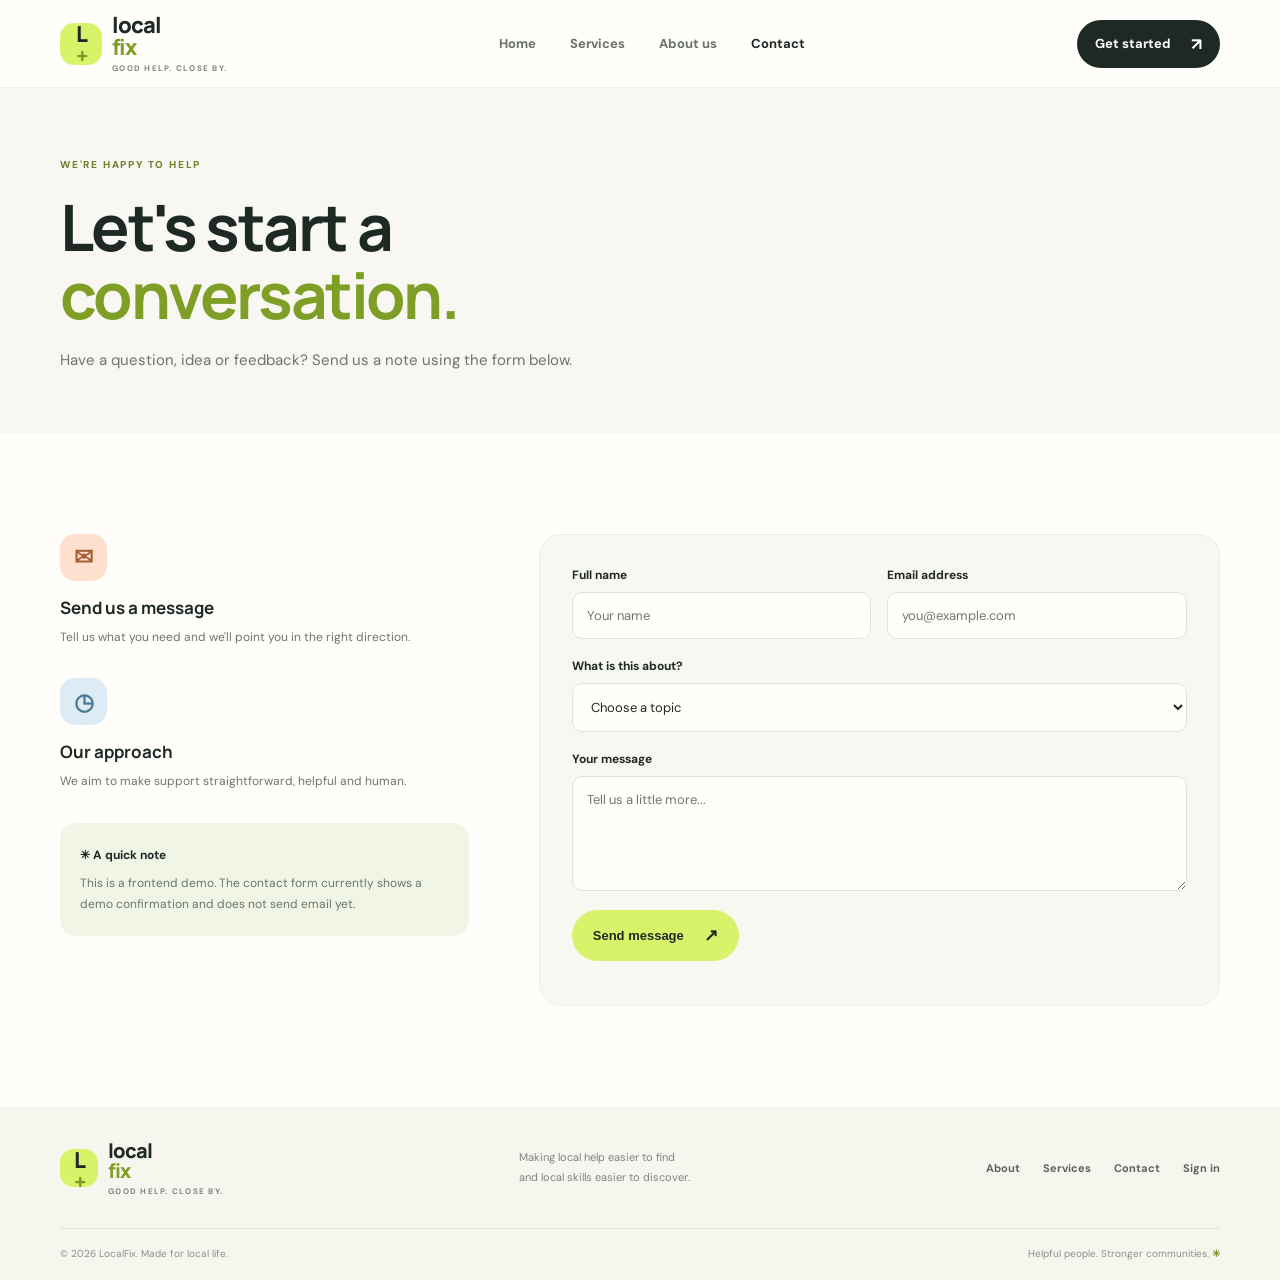
<file: contact.html>
<!DOCTYPE html><html lang="en"><head><meta charset="UTF-8"><meta name="viewport" content="width=device-width, initial-scale=1.0"><title>Contact us — LocalFix</title><link href="https://fonts.googleapis.com/css2?family=DM+Sans:wght@400;500;600;700&family=Manrope:wght@400;500;600;700;800&display=swap" rel="stylesheet"><link rel="stylesheet" href="css/style.css"></head><body>
<header class="site-header"><div class="container nav-wrap"><a class="brand" href="index.html"><span class="brand-mark">L<span>+</span></span><span>local<span class="brand-accent">fix</span><small>GOOD HELP. CLOSE BY.</small></span></a><button class="menu-toggle" aria-label="Toggle navigation" aria-expanded="false">☰</button><nav class="nav-links"><a href="index.html">Home</a><a href="services.html">Services</a><a href="about.html">About us</a><a class="active" href="contact.html">Contact</a></nav><a class="button button-dark nav-cta" href="login.html">Get started <span>↗</span></a></div></header>
<main><section class="inner-hero compact"><div class="container"><div class="eyebrow">WE'RE HAPPY TO HELP</div><h1>Let's start a<br><em>conversation.</em></h1><p>Have a question, idea or feedback? Send us a note using the form below.</p></div></section><section class="section contact-section"><div class="container contact-grid"><div class="contact-info"><div class="contact-info-block"><span class="service-icon orange">✉</span><h3>Send us a message</h3><p>Tell us what you need and we'll point you in the right direction.</p></div><div class="contact-info-block"><span class="service-icon blue">◷</span><h3>Our approach</h3><p>We aim to make support straightforward, helpful and human.</p></div><div class="contact-note"><b>✳ A quick note</b><p>This is a frontend demo. The contact form currently shows a demo confirmation and does not send email yet.</p></div></div><form class="contact-form" id="contactForm"><div class="form-row"><label>Full name<input name="name" placeholder="Your name" required></label><label>Email address<input type="email" name="email" placeholder="you@example.com" required></label></div><label>What is this about?<select name="topic" required><option value="">Choose a topic</option><option>Finding a service</option><option>Joining as a worker</option><option>Partnership or feedback</option><option>Something else</option></select></label><label>Your message<textarea name="message" rows="5" placeholder="Tell us a little more..." required></textarea></label><button class="button button-primary" type="submit">Send message <span>↗</span></button><p class="form-message" id="formMessage" role="status"></p></form></div></section></main>
<footer class="footer"><div class="container footer-top"><a class="brand brand-footer" href="index.html"><span class="brand-mark">L<span>+</span></span><span>local<span class="brand-accent">fix</span><small>GOOD HELP. CLOSE BY.</small></span></a><p>Making local help easier to find<br>and local skills easier to discover.</p><div class="footer-links"><a href="about.html">About</a><a href="services.html">Services</a><a href="contact.html">Contact</a><a href="login.html">Sign in</a></div></div><div class="container footer-bottom"><span>© 2026 LocalFix. Made for local life.</span><span>Helpful people. Stronger communities. <b>✳</b></span></div></footer><script src="js/main.js"></script></body></html>
</file>
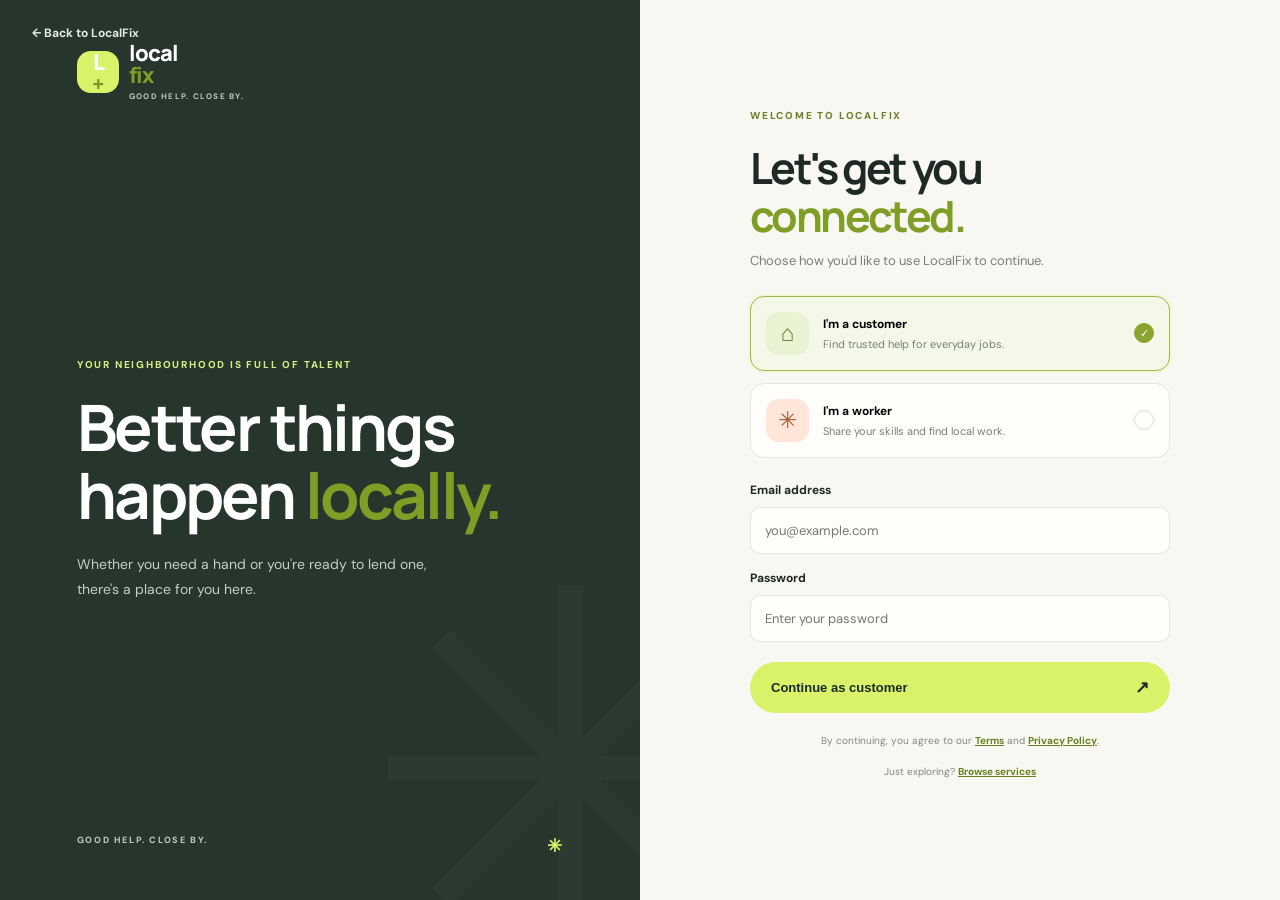
<file: login.html>
<!DOCTYPE html><html lang="en"><head><meta charset="UTF-8"><meta name="viewport" content="width=device-width, initial-scale=1.0"><title>Sign in — LocalFix</title><link href="https://fonts.googleapis.com/css2?family=DM+Sans:wght@400;500;600;700&family=Manrope:wght@400;500;600;700;800&display=swap" rel="stylesheet"><link rel="stylesheet" href="css/style.css"></head><body class="auth-page"><a class="auth-back" href="index.html">← Back to LocalFix</a><main class="auth-layout"><section class="auth-art"><a class="brand brand-light" href="index.html"><span class="brand-mark">L<span>+</span></span><span>local<span class="brand-accent">fix</span><small>GOOD HELP. CLOSE BY.</small></span></a><div class="auth-art-copy"><div class="eyebrow light">YOUR NEIGHBOURHOOD IS FULL OF TALENT</div><h1>Better things<br>happen <em>locally.</em></h1><p>Whether you need a hand or you're ready to lend one, there's a place for you here.</p></div><div class="auth-art-foot">GOOD HELP. CLOSE BY. <span>✳</span></div></section><section class="auth-panel"><div class="auth-form-wrap"><div class="eyebrow">WELCOME TO LOCALFIX</div><h2>Let's get you<br><em>connected.</em></h2><p class="auth-intro">Choose how you'd like to use LocalFix to continue.</p><div class="role-options"><button class="role-card selected" type="button" data-role="user"><span class="role-icon">⌂</span><span><strong>I'm a customer</strong><small>Find trusted help for everyday jobs.</small></span><span class="role-check">✓</span></button><button class="role-card" type="button" data-role="worker"><span class="role-icon worker-role">✳</span><span><strong>I'm a worker</strong><small>Share your skills and find local work.</small></span><span class="role-check">✓</span></button></div><form id="loginForm" class="auth-form"><label>Email address<input type="email" name="email" placeholder="you@example.com" required></label><label>Password<input type="password" name="password" placeholder="Enter your password" minlength="6" required></label><button class="button button-primary auth-submit" type="submit">Continue as customer <span>↗</span></button><p class="form-message" id="authMessage" role="status"></p></form><p class="auth-legal">By continuing, you agree to our <a href="#">Terms</a> and <a href="#">Privacy Policy</a>.</p><p class="auth-switch">Just exploring? <a href="services.html">Browse services</a></p></div></section></main><script src="js/main.js"></script></body></html>
</file>
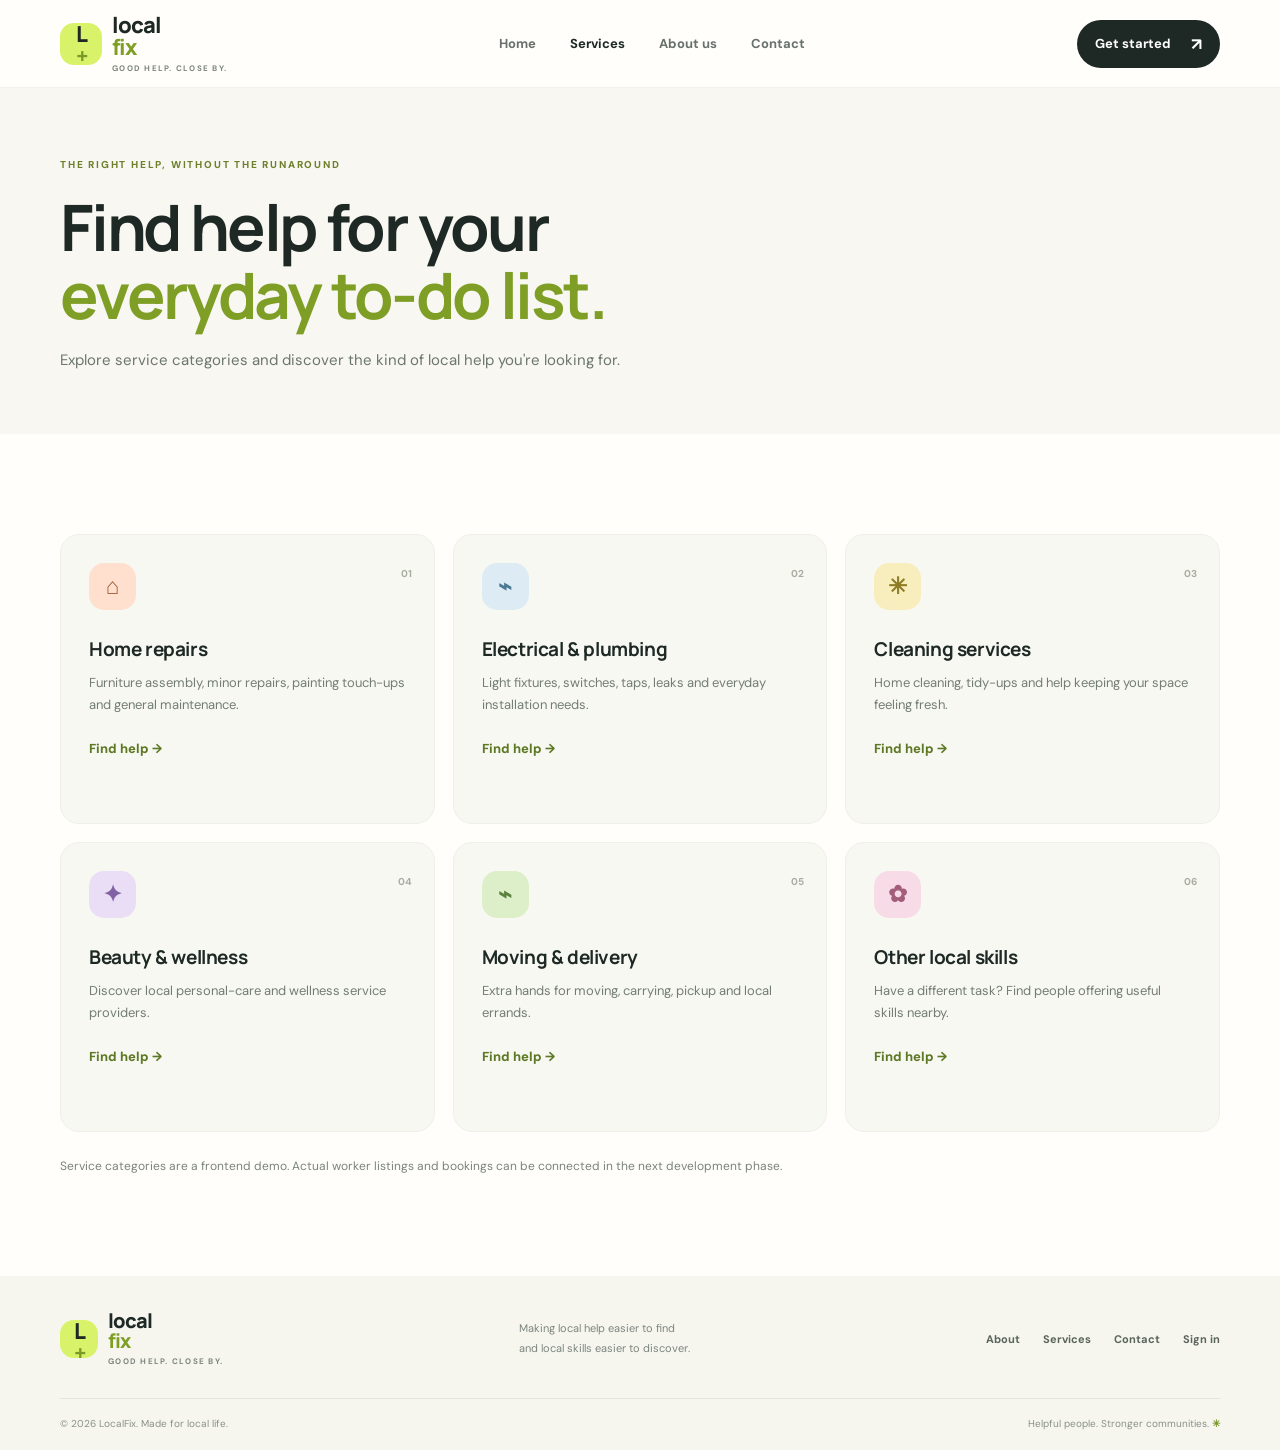
<file: services.html>
<!DOCTYPE html><html lang="en"><head><meta charset="UTF-8"><meta name="viewport" content="width=device-width, initial-scale=1.0"><title>Services — LocalFix</title><link href="https://fonts.googleapis.com/css2?family=DM+Sans:wght@400;500;600;700&family=Manrope:wght@400;500;600;700;800&display=swap" rel="stylesheet"><link rel="stylesheet" href="css/style.css"></head><body>
<header class="site-header"><div class="container nav-wrap"><a class="brand" href="index.html"><span class="brand-mark">L<span>+</span></span><span>local<span class="brand-accent">fix</span><small>GOOD HELP. CLOSE BY.</small></span></a><button class="menu-toggle" aria-label="Toggle navigation" aria-expanded="false">☰</button><nav class="nav-links"><a href="index.html">Home</a><a class="active" href="services.html">Services</a><a href="about.html">About us</a><a href="contact.html">Contact</a></nav><a class="button button-dark nav-cta" href="login.html">Get started <span>↗</span></a></div></header>
<main><section class="inner-hero compact"><div class="container"><div class="eyebrow">THE RIGHT HELP, WITHOUT THE RUNAROUND</div><h1>Find help for your<br><em>everyday to-do list.</em></h1><p>Explore service categories and discover the kind of local help you're looking for.</p></div></section><section class="section"><div class="container"><div class="service-grid service-grid-large"><article class="service-card"><span class="service-icon orange">⌂</span><span class="service-number">01</span><h3>Home repairs</h3><p>Furniture assembly, minor repairs, painting touch-ups and general maintenance.</p><a class="text-link" href="login.html?role=user">Find help →</a></article><article class="service-card"><span class="service-icon blue">⌁</span><span class="service-number">02</span><h3>Electrical & plumbing</h3><p>Light fixtures, switches, taps, leaks and everyday installation needs.</p><a class="text-link" href="login.html?role=user">Find help →</a></article><article class="service-card"><span class="service-icon yellow">✳</span><span class="service-number">03</span><h3>Cleaning services</h3><p>Home cleaning, tidy-ups and help keeping your space feeling fresh.</p><a class="text-link" href="login.html?role=user">Find help →</a></article><article class="service-card"><span class="service-icon purple">✦</span><span class="service-number">04</span><h3>Beauty & wellness</h3><p>Discover local personal-care and wellness service providers.</p><a class="text-link" href="login.html?role=user">Find help →</a></article><article class="service-card"><span class="service-icon green">⌁</span><span class="service-number">05</span><h3>Moving & delivery</h3><p>Extra hands for moving, carrying, pickup and local errands.</p><a class="text-link" href="login.html?role=user">Find help →</a></article><article class="service-card"><span class="service-icon pink">✿</span><span class="service-number">06</span><h3>Other local skills</h3><p>Have a different task? Find people offering useful skills nearby.</p><a class="text-link" href="login.html?role=user">Find help →</a></article></div><p class="notice">Service categories are a frontend demo. Actual worker listings and bookings can be connected in the next development phase.</p></div></section></main>
<footer class="footer"><div class="container footer-top"><a class="brand brand-footer" href="index.html"><span class="brand-mark">L<span>+</span></span><span>local<span class="brand-accent">fix</span><small>GOOD HELP. CLOSE BY.</small></span></a><p>Making local help easier to find<br>and local skills easier to discover.</p><div class="footer-links"><a href="about.html">About</a><a href="services.html">Services</a><a href="contact.html">Contact</a><a href="login.html">Sign in</a></div></div><div class="container footer-bottom"><span>© 2026 LocalFix. Made for local life.</span><span>Helpful people. Stronger communities. <b>✳</b></span></div></footer><script src="js/main.js"></script></body></html>
</file>
<file: css/style.css>
:root{--ink:#1e2925;--muted:#68736d;--cream:#f8f7f1;--paper:#fffefa;--green:#d8f36a;--green-dark:#b6d94c;--line:#e6e8df;--orange:#ffb48b;--radius:22px}*{box-sizing:border-box}html{scroll-behavior:smooth}body{margin:0;background:var(--paper);color:var(--ink);font-family:"DM Sans",sans-serif}a{color:inherit;text-decoration:none}.container{width:min(1160px,calc(100% - 48px));margin:auto}.site-header{height:88px;display:flex;align-items:center;background:rgba(255,254,250,.94);position:sticky;top:0;z-index:20;border-bottom:1px solid rgba(30,41,37,.06);backdrop-filter:blur(16px)}.nav-wrap{display:flex;align-items:center;justify-content:space-between;gap:28px}.brand{display:flex;align-items:center;gap:10px;font:800 22px Manrope,sans-serif;letter-spacing:-1px;line-height:1}.brand>span:last-child{display:flex;flex-direction:column}.brand-accent{color:#7e9e26;display:inline}.brand small{font:700 8px "DM Sans",sans-serif;letter-spacing:1.25px;color:#7b857e;margin-top:5px}.brand-mark{width:42px;height:42px;border-radius:14px;background:var(--green);display:grid;place-items:center;font-size:22px;letter-spacing:-2px;position:relative}.brand-mark span{color:#7b9928}.nav-links{display:flex;gap:34px;align-items:center}.nav-links a{font-size:13px;font-weight:700;color:#68716b;transition:.2s}.nav-links a:hover,.nav-links a.active{color:var(--ink)}.button{display:inline-flex;align-items:center;justify-content:center;gap:20px;padding:15px 21px;border-radius:100px;font-size:13px;font-weight:700;border:0;cursor:pointer;transition:transform .2s,background .2s}.button:hover{transform:translateY(-2px)}.button span{font-size:17px}.button-dark{background:var(--ink);color:white}.button-primary{background:var(--green);color:var(--ink)}.button-primary:hover{background:var(--green-dark)}.button-light{background:white;color:var(--ink)}.nav-cta{padding:13px 18px}.menu-toggle{display:none;border:0;background:transparent;font-size:24px}.hero{background:var(--cream);position:relative;overflow:hidden;padding:82px 0 28px}.hero:before{content:"";position:absolute;width:540px;height:540px;border-radius:50%;background:#eaf2d4;right:-190px;top:-230px}.hero-grid{display:grid;grid-template-columns:1fr 1fr;align-items:center;gap:66px;position:relative;z-index:1}.eyebrow{font-size:10px;font-weight:800;letter-spacing:1.8px;color:#6d812c;margin-bottom:22px}.live-dot{display:inline-block;width:7px;height:7px;background:#8aa92d;border-radius:50%;margin-right:8px;box-shadow:0 0 0 4px #e8efcf}h1,h2,h3,p{margin-top:0}h1,h2{font-family:Manrope,sans-serif;letter-spacing:-2.6px;font-weight:700}h1{font-size:clamp(44px,5.3vw,72px);line-height:1.06;margin-bottom:23px}h1 em,h2 em{font-style:normal;color:#7e9e26}.hero-lead{font-size:16px;line-height:1.8;color:#68736d;max-width:480px;margin-bottom:30px}.hero-actions{display:flex;align-items:center;gap:27px;flex-wrap:wrap}.text-link{font-size:13px;font-weight:800;display:inline-flex;align-items:center;gap:12px}.text-link span{font-size:19px;transition:transform .2s}.text-link:hover span{transform:translateX(4px)}.trust-row{display:flex;align-items:center;gap:14px;margin-top:54px}.avatar-stack{display:flex;padding-left:3px}.avatar-stack span{width:30px;height:30px;border:2px solid var(--cream);border-radius:50%;display:grid;place-items:center;background:#f4c7a8;font-size:10px;font-weight:800;margin-left:-5px}.avatar-stack span:nth-child(2){background:#c8d6a1}.avatar-stack span:nth-child(3){background:#c6d7e6}.avatar-stack span:nth-child(4){background:var(--ink);color:white}.trust-row strong,.trust-row small{display:block}.trust-row strong{font-size:11px}.trust-row small{font-size:10px;color:#818981;margin-top:4px}.trust-divider{height:30px;width:1px;background:#d8dbd2;margin:0 5px}.rating strong{font-size:11px}.rating strong:first-letter{color:#9bb63d}.hero-visual{position:relative;padding:10px 15px 36px 18px}.photo-frame{height:475px;border-radius:170px 170px 26px 26px;overflow:hidden;position:relative;background:#dfe5d7}.photo-frame:after{content:"";position:absolute;inset:0;background:linear-gradient(0deg,rgba(24,39,29,.14),transparent 45%)}.photo-frame img{width:100%;height:100%;object-fit:cover;object-position:center}.floating-card{position:absolute;z-index:2;background:rgba(255,254,250,.96);border:1px solid rgba(255,255,255,.8);box-shadow:0 14px 45px #263b2518;border-radius:16px;display:flex;align-items:center;gap:12px;padding:15px 17px}.card-top{top:75px;left:-18px}.card-bottom{right:-15px;bottom:70px}.float-icon{width:34px;height:34px;border-radius:11px;display:grid;place-items:center;font-weight:900}.mint{background:#e7f3c4;color:#65851c}.floating-card strong,.floating-card small{display:block}.floating-card strong{font-size:11px}.floating-card small{font-size:10px;color:#818981;margin-top:5px}.worker-mini{width:34px;height:34px;border-radius:50%;display:grid;place-items:center;background:#f7d4be}.arrow-circle{width:30px;height:30px;border-radius:50%;background:var(--green);display:grid;place-items:center;margin-left:4px}.visual-tag{position:absolute;bottom:0;left:35px;font-size:9px;font-weight:800;letter-spacing:1.4px;color:#77816f}.visual-tag span{font-size:18px;margin-right:7px;color:#7e9e26}.hero-bottom{display:flex;align-items:center;gap:20px;margin-top:42px;font-size:9px;font-weight:800;letter-spacing:1.6px;color:#8b9388}.hero-line{height:1px;background:#dfe2d8;flex:1}.section{padding:100px 0}.section-heading{display:flex;align-items:end;justify-content:space-between;gap:30px;margin-bottom:40px}.section-heading h2,.how-section h2,.cta-box h2,.about-values h2{font-size:clamp(34px,4vw,49px);line-height:1.14;margin-bottom:0}.section-heading .eyebrow{margin-bottom:17px}.section-heading>.text-link{margin-bottom:7px}.service-grid{display:grid;grid-template-columns:repeat(4,1fr);gap:15px}.service-card{position:relative;background:#f8f8f2;border:1px solid #eff0e8;border-radius:19px;padding:25px 22px 24px;min-height:255px;transition:transform .2s,box-shadow .2s}.service-card:hover{transform:translateY(-5px);box-shadow:0 15px 35px #263b2510}.service-icon{display:grid;place-items:center;width:47px;height:47px;border-radius:15px;font-size:23px;font-weight:700}.orange{background:#ffe0cf;color:#a75e39}.blue{background:#dcebf4;color:#4b7893}.yellow{background:#f8edbd;color:#8e7b25}.purple{background:#e9def5;color:#8162a3}.green{background:#dcefc9;color:#5b813e}.pink{background:#f7dce8;color:#a35e7a}.service-number{position:absolute;top:32px;right:22px;color:#a7ada1;font-size:10px;font-weight:700}.service-card h3{font:700 16px Manrope,sans-serif;letter-spacing:-.4px;margin:26px 0 10px}.service-card p{font-size:12px;line-height:1.75;color:#737d74;margin-bottom:20px}.card-arrow{position:absolute;right:21px;bottom:20px;font-size:18px;color:#778e3a}.service-grid-large{grid-template-columns:repeat(3,1fr);gap:18px}.service-grid-large .service-card{min-height:290px;padding:28px}.service-grid-large .service-card h3{font-size:19px}.service-grid-large .service-card p{font-size:13px}.service-grid-large .text-link{color:#5e7925}.how-section{background:#24332b;color:white;padding:90px 0;position:relative;overflow:hidden}.how-section:after{content:"✳";position:absolute;font-size:390px;line-height:1;color:#ffffff05;right:-60px;top:-80px}.how-grid{display:grid;grid-template-columns:.9fr 1.1fr;gap:100px;position:relative;z-index:1}.light{color:#d5ed83}.how-section h2{margin-bottom:22px}.light-copy{font-size:14px;line-height:1.8;color:#c0c9c0;max-width:400px;margin-bottom:30px}.steps{border-top:1px solid #ffffff2b}.step{display:grid;grid-template-columns:45px 1fr 20px;gap:18px;padding:25px 0;border-bottom:1px solid #ffffff2b;align-items:start}.step>span{font-size:11px;color:#d5ed83;font-weight:800;padding-top:3px}.step h3{font:700 16px Manrope,sans-serif;margin-bottom:8px}.step p{font-size:12px;line-height:1.7;color:#c0c9c0;margin:0}.step>b{color:#d5ed83}.cta-section{padding:70px 0}.cta-box{position:relative;background:#eaf2d4;border-radius:25px;padding:52px 58px;display:flex;align-items:center;justify-content:space-between;gap:30px;overflow:hidden}.cta-box .eyebrow{margin-bottom:15px}.cta-box h2{font-size:clamp(30px,3.5vw,43px);margin-bottom:15px}.cta-box p{font-size:13px;color:#68736d;margin-bottom:0}.cta-box .button{flex-shrink:0;position:relative;z-index:1}.cta-spark{position:absolute;font-size:170px;color:#dbe9ba;right:210px;top:-50px}.footer{background:#f6f6ef;padding:35px 0 20px}.footer-top{display:flex;align-items:center;justify-content:space-between;gap:30px;padding-bottom:32px}.brand-footer{font-size:20px}.brand-footer .brand-mark{width:38px;height:38px}.footer-top>p{font-size:11px;line-height:1.8;color:#7b857e;margin:0}.footer-links{display:flex;gap:23px}.footer-links a{font-size:11px;font-weight:700;color:#59645b}.footer-bottom{border-top:1px solid #e2e5db;padding-top:18px;display:flex;justify-content:space-between;gap:20px;color:#8a9288;font-size:10px}.footer-bottom b{color:#789528}.inner-hero{padding:75px 0;background:var(--cream)}.inner-grid{display:grid;grid-template-columns:1fr 1fr;gap:65px;align-items:center}.inner-hero h1{font-size:clamp(44px,5vw,65px)}.inner-hero p{font-size:15px;line-height:1.8;color:#6b766d;max-width:510px;margin-bottom:27px}.inner-grid img{width:100%;height:380px;object-fit:cover;border-radius:120px 22px 22px 22px}.inner-hero.compact{padding:70px 0 60px}.inner-hero.compact .container{max-width:1160px}.inner-hero.compact h1{margin-bottom:18px}.inner-hero.compact p{max-width:570px;margin-bottom:0}.about-values{display:grid;grid-template-columns:1fr 1fr;gap:90px;align-items:center}.about-values h2{font-size:43px}.value-copy p{font-size:14px;line-height:1.9;color:#6b766d}.value-cards{display:grid;grid-template-columns:repeat(3,1fr);gap:18px;margin-top:48px}.value-cards article{padding:27px;background:#f8f8f2;border-radius:18px}.value-cards article>span{font-size:11px;font-weight:800;color:#7e9e26}.value-cards h3{font:700 18px Manrope,sans-serif;margin:28px 0 10px}.value-cards p{font-size:12px;line-height:1.8;color:#6b766d;margin:0}.quote-band{background:#24332b;padding:55px 0;color:white;text-align:center}.quote-band .container>span{font-size:27px;color:#d5ed83}.quote-band p{font:600 clamp(24px,3vw,37px)/1.35 Manrope,sans-serif;letter-spacing:-1px;margin:20px 0 0}.contact-grid{display:grid;grid-template-columns:.75fr 1.25fr;gap:70px}.contact-info-block{margin-bottom:30px}.contact-info-block h3{font:700 17px Manrope,sans-serif;margin:15px 0 8px}.contact-info-block p,.contact-note p{font-size:12px;line-height:1.8;color:#6b766d}.contact-note{padding:20px;border-radius:16px;background:#f1f5e6}.contact-note b{font-size:12px}.contact-note p{margin:9px 0 0}.contact-form{padding:32px;background:#f8f8f2;border:1px solid #eceee5;border-radius:22px}.contact-form label,.auth-form label{display:flex;flex-direction:column;gap:9px;font-size:12px;font-weight:700;margin-bottom:19px}.form-row{display:grid;grid-template-columns:1fr 1fr;gap:16px}.contact-form input,.contact-form select,.contact-form textarea,.auth-form input{width:100%;border:1px solid #e0e4d9;background:#fffefa;border-radius:10px;padding:14px;font:400 13px "DM Sans",sans-serif;color:var(--ink);outline:none}.contact-form input:focus,.contact-form select:focus,.contact-form textarea:focus,.auth-form input:focus{border-color:#8ba642;box-shadow:0 0 0 3px #d8f36a45}.contact-form textarea{resize:vertical}.form-message{font-size:12px;line-height:1.6;color:#58751d;margin:12px 0 0}.notice{margin:24px 0 0;color:#7a847b;font-size:12px;line-height:1.7}.auth-page{background:var(--cream);min-height:100vh}.auth-back{position:absolute;top:25px;left:32px;z-index:3;color:#e5ebdf;font-size:12px;font-weight:700}.auth-layout{min-height:100vh;display:grid;grid-template-columns:1fr 1fr}.auth-art{position:relative;background:#26362d;color:white;padding:42px clamp(35px,6vw,90px);display:flex;flex-direction:column;justify-content:space-between;overflow:hidden}.auth-art:after{content:"✳";position:absolute;font-size:500px;color:#ffffff06;right:-140px;bottom:-130px;line-height:1}.brand-light{color:white;position:relative;z-index:1;align-self:flex-start}.brand-light small{color:#c1cbbd}.auth-art-copy{position:relative;z-index:1;margin-top:40px}.auth-art-copy h1{font-size:clamp(44px,5vw,67px)}.auth-art-copy p{font-size:14px;line-height:1.8;color:#c6cec5;max-width:390px}.auth-art-foot{position:relative;z-index:1;display:flex;justify-content:space-between;font-size:9px;letter-spacing:1.6px;font-weight:800;color:#bfcab7}.auth-art-foot span{color:#d8f36a;font-size:18px}.auth-panel{display:flex;align-items:center;justify-content:center;padding:70px 32px}.auth-form-wrap{width:min(420px,100%)}.auth-form-wrap h2{font-size:43px;line-height:1.1;margin-bottom:13px}.auth-intro{font-size:13px;color:#778078;margin-bottom:27px}.role-options{display:grid;gap:12px;margin-bottom:24px}.role-card{display:flex;align-items:center;text-align:left;gap:14px;width:100%;padding:15px;border-radius:14px;background:#fffefa;border:1px solid #e2e6da;cursor:pointer;font-family:inherit;transition:.2s}.role-card.selected{border-color:#9db94e;background:#f4f8e8;box-shadow:0 0 0 2px #d8f36a35}.role-icon{width:43px;height:43px;border-radius:13px;background:#eaf2d4;display:grid;place-items:center;font-size:23px;color:#627d26;flex-shrink:0}.worker-role{background:#ffe6d8;color:#a45d37}.role-card>span:nth-child(2){display:flex;flex-direction:column;gap:5px;flex:1}.role-card strong{font-size:12px}.role-card small{font-size:11px;color:#788179}.role-check{width:20px;height:20px;border:1px solid #dce1d5;border-radius:50%;display:grid;place-items:center;color:transparent;font-size:11px}.role-card.selected .role-check{background:#8aa52f;color:white;border-color:#8aa52f}.auth-form label{margin-bottom:16px}.auth-form input{padding:14px}.auth-submit{width:100%;margin-top:4px}.auth-legal,.auth-switch{font-size:10px;line-height:1.8;text-align:center;color:#818981;margin-top:19px}.auth-legal a,.auth-switch a{color:#66821e;text-decoration:underline;font-weight:700}.auth-switch{margin-top:13px}.auth-submit span{margin-left:auto}
@media(max-width:900px){.nav-links{gap:18px}.hero-grid{gap:30px}.photo-frame{height:400px}.service-grid{grid-template-columns:repeat(2,1fr)}.how-grid{gap:45px}.contact-grid{gap:35px}.cta-box{padding:40px}.inner-grid{gap:35px}.auth-art{padding:35px}.auth-panel{padding:65px 25px}}
@media(max-width:680px){.container{width:min(100% - 34px,500px)}.site-header{height:72px}.nav-wrap{gap:12px}.brand{font-size:19px}.brand-mark{width:37px;height:37px}.menu-toggle{display:block;margin-left:auto}.nav-cta{display:none}.nav-links{display:none;position:absolute;left:0;right:0;top:71px;background:#fffefa;padding:20px 24px 25px;border-bottom:1px solid var(--line);flex-direction:column;align-items:flex-start;gap:22px}.nav-links.open{display:flex}.hero{padding:52px 0 24px}.hero-grid{grid-template-columns:1fr;gap:28px}.hero-copy{order:1}.hero-visual{order:2;padding:0 12px 34px}.hero h1{font-size:48px}.hero-lead{font-size:14px}.trust-row{margin-top:35px;gap:9px}.trust-divider{margin:0 1px}.photo-frame{height:370px;border-radius:130px 130px 22px 22px}.card-top{left:-5px;top:45px}.card-bottom{right:-5px;bottom:55px}.floating-card{padding:12px}.floating-card strong{font-size:10px}.floating-card small{font-size:9px}.hero-bottom{margin-top:15px;font-size:8px}.section{padding:65px 0}.section-heading{align-items:flex-start;flex-direction:column;gap:20px}.section-heading h2,.how-section h2,.cta-box h2,.about-values h2{font-size:36px}.service-grid,.service-grid-large{grid-template-columns:1fr 1fr;gap:11px}.service-card{padding:18px 15px;min-height:245px}.service-card h3{font-size:14px;margin-top:22px}.service-card p{font-size:11px}.service-number{right:14px;top:26px}.service-grid-large .service-card{padding:19px;min-height:280px}.service-grid-large .service-card h3{font-size:15px}.service-grid-large .service-card p{font-size:12px}.how-section{padding:65px 0}.how-grid{grid-template-columns:1fr;gap:42px}.cta-section{padding:45px 0}.cta-box{align-items:flex-start;flex-direction:column;padding:32px 25px}.cta-spark{right:-15px;top:-40px}.footer-top{align-items:flex-start;flex-wrap:wrap}.footer-top>p{order:3;width:100%}.footer-links{flex-wrap:wrap;gap:15px}.footer-bottom{flex-direction:column;gap:8px}.inner-hero{padding:52px 0}.inner-grid{grid-template-columns:1fr;gap:25px}.inner-hero h1{font-size:47px}.inner-grid img{height:290px;border-radius:90px 18px 18px 18px}.inner-hero.compact{padding:50px 0 38px}.about-values{grid-template-columns:1fr;gap:22px}.about-values h2{font-size:37px}.value-cards{grid-template-columns:1fr;gap:12px;margin-top:28px}.value-cards article{padding:22px}.value-cards h3{margin-top:17px}.quote-band{padding:42px 0}.contact-grid{grid-template-columns:1fr;gap:25px}.contact-form{padding:22px}.form-row{grid-template-columns:1fr;gap:0}.auth-layout{grid-template-columns:1fr}.auth-art{display:none}.auth-back{color:var(--ink);top:20px;left:20px}.auth-panel{padding:80px 22px 40px;align-items:flex-start}.auth-form-wrap h2{font-size:40px}}
@media(prefers-reduced-motion:reduce){html{scroll-behavior:auto}*,*::before,*::after{transition:none!important}}
</file>
